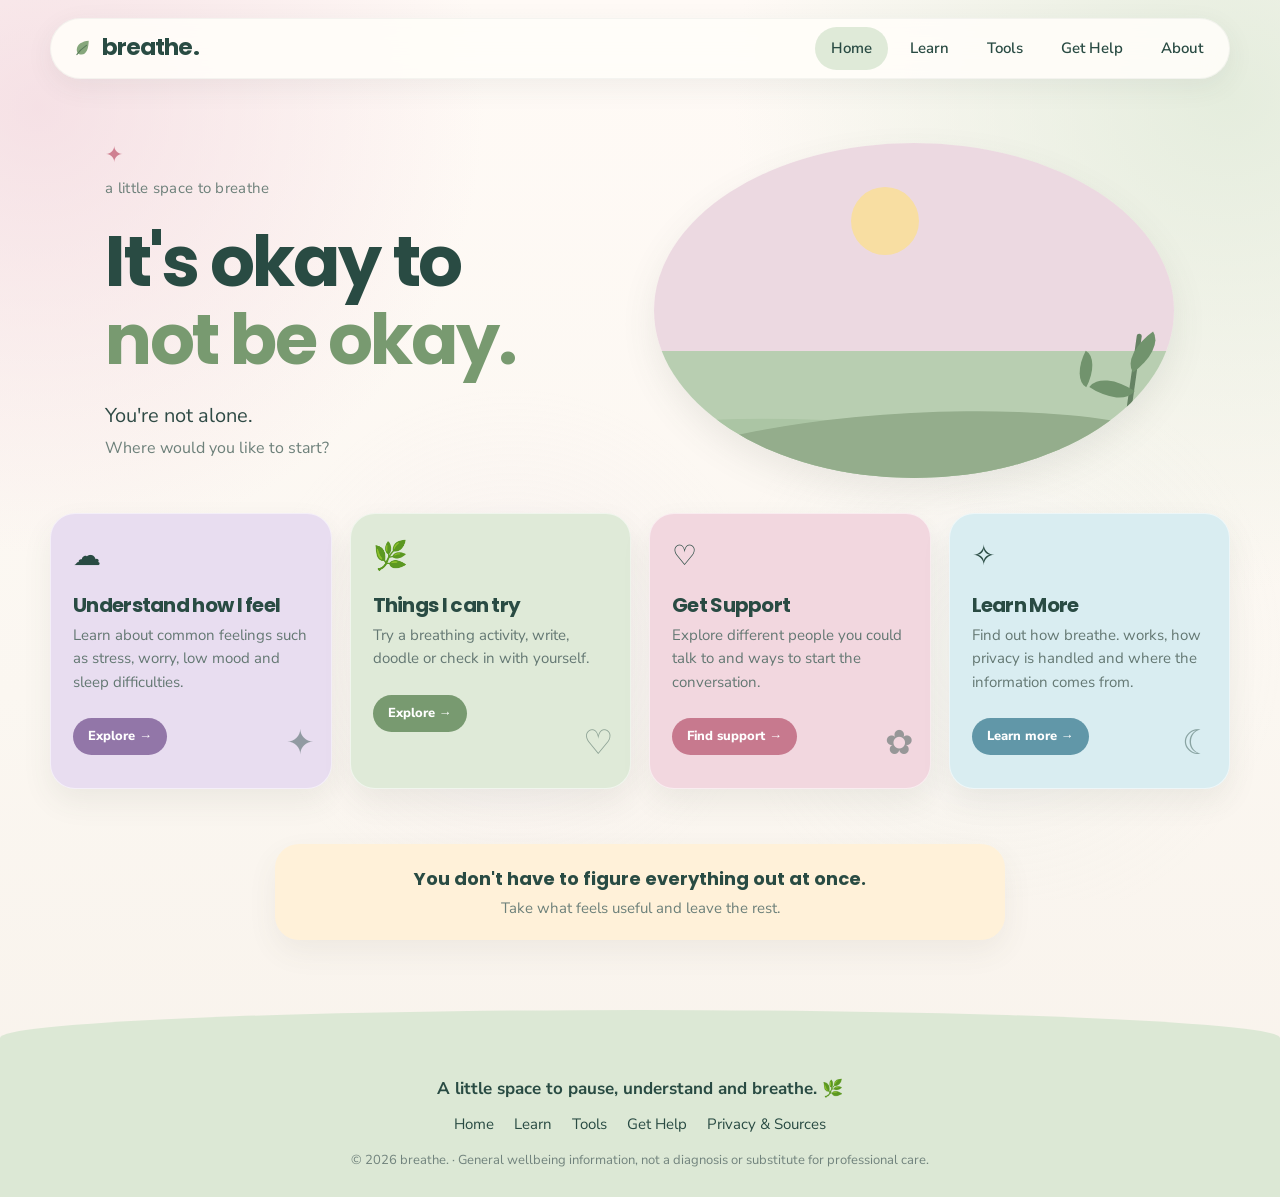
<file: index.html>
<!DOCTYPE html>
<html lang="en">
<head>
  <meta charset="UTF-8">
  <meta name="viewport" content="width=device-width, initial-scale=1.0">
  <title>Home · breathe.</title>
  <meta name="description" content="breathe. is a calm mental wellbeing information and self-care website for teens.">
  <link rel="stylesheet" href="style.css">
  <script src="script.js" defer></script>
</head>
<body>

<header class="site-header">
  <nav class="navbar" aria-label="Main navigation">

    <a class="brand" href="index.html" aria-label="breathe. home">
      <svg class="brand-leaf" viewBox="0 0 32 32" aria-hidden="true">
        <path d="M25.8 5.4C16.2 6.2 8.9 10.5 8.4 18.1c-.3 4.6 2.8 7.8 7 7.5 7.4-.5 10.1-9.2 10.4-20.2Z"
          fill="#86a77c"/>
        <path d="M8.6 25.5c3.5-5.2 8-9.2 13.9-13.3"
          fill="none"
          stroke="#587b59"
          stroke-width="1.7"
          stroke-linecap="round"/>
      </svg>
      <span>breathe.</span>
    </a>

    <button class="menu-toggle" type="button" aria-label="Open menu" aria-expanded="false">
      <span>☰</span>
    </button>

    <div class="nav-links">
      <a data-page="home" href="index.html">Home</a>
      <a data-page="learn" href="learn.html">Learn</a>
      <a data-page="tools" href="tools.html">Tools</a>
      <a data-page="help" href="support.html">Get Help</a>
      <a data-page="about" href="about.html">About</a>
    </div>

  </nav>
</header>


<main>

  <section class="page-hero home-hero">

    <div class="hero-copy">

      <span class="spark" aria-hidden="true">✦</span>

      <p class="eyebrow">
        a little space to breathe
      </p>

      <h1 class="hero-title">
        It's okay to<br>
        <span class="soft">not be okay.</span>
      </h1>

      <p class="hero-sub">
        You're not alone.
      </p>

      <p class="hero-question">
        Where would you like to start?
      </p>

    </div>


    <div class="hero-art" aria-hidden="true">

      <div class="landscape">

        <span class="sun"></span>

        <span class="hill2"></span>
        <span class="hill1"></span>

        <span class="art-stem"></span>

        <span class="leaf a"></span>
        <span class="leaf b"></span>
        <span class="leaf c"></span>
        <span class="leaf d"></span>

      </div>

    </div>

  </section>


  <section class="home-cards" aria-label="Start here">

    <a class="home-card card-lilac" href="learn.html#stress">

      <div class="card-icon">☁</div>

      <h3>
        Understand how I feel
      </h3>

      <p>
        Learn about common feelings such as stress,
        worry, low mood and sleep difficulties.
      </p>

      <span class="card-button lilac-btn">
        Explore →
      </span>

      <span class="card-deco">✦</span>

    </a>


    <a class="home-card card-sage" href="tools.html">

      <div class="card-icon">🌿</div>

      <h3>
        Things I can try
      </h3>

      <p>
        Try a breathing activity, write,
        doodle or check in with yourself.
      </p>

      <span class="card-button sage-btn">
        Explore →
      </span>

      <span class="card-deco">♡</span>

    </a>


    <a class="home-card card-pink" href="support.html">

      <div class="card-icon">♡</div>

      <h3>
        Get Support
      </h3>

      <p>
        Explore different people you could talk to
        and ways to start the conversation.
      </p>

      <span class="card-button pink-btn">
        Find support →
      </span>

      <span class="card-deco">✿</span>

    </a>


    <a class="home-card card-blue" href="about.html">

      <div class="card-icon">✧</div>

      <h3>
        Learn More
      </h3>

      <p>
        Find out how breathe. works, how privacy
        is handled and where the information comes from.
      </p>

      <span class="card-button blue-btn">
        Learn more →
      </span>

      <span class="card-deco">☾</span>

    </a>

  </section>


  <div class="reassurance">

    <strong>
      You don't have to figure everything out at once.
    </strong>

    <p>
      Take what feels useful and leave the rest.
    </p>

  </div>

</main>


<footer class="wave-footer">

  <div class="footer-inner">

    <p class="footer-lead">
      A little space to pause, understand and breathe. 🌿
    </p>

    <div class="footer-links">

      <a href="index.html">Home</a>
      <a href="learn.html">Learn</a>
      <a href="tools.html">Tools</a>
      <a href="support.html">Get Help</a>
      <a href="about.html">Privacy &amp; Sources</a>

    </div>

    <p class="footer-small">
      © <span class="year"></span> breathe.
      · General wellbeing information,
      not a diagnosis or substitute for professional care.
    </p>

  </div>

</footer>

</body>
</html>
</file>
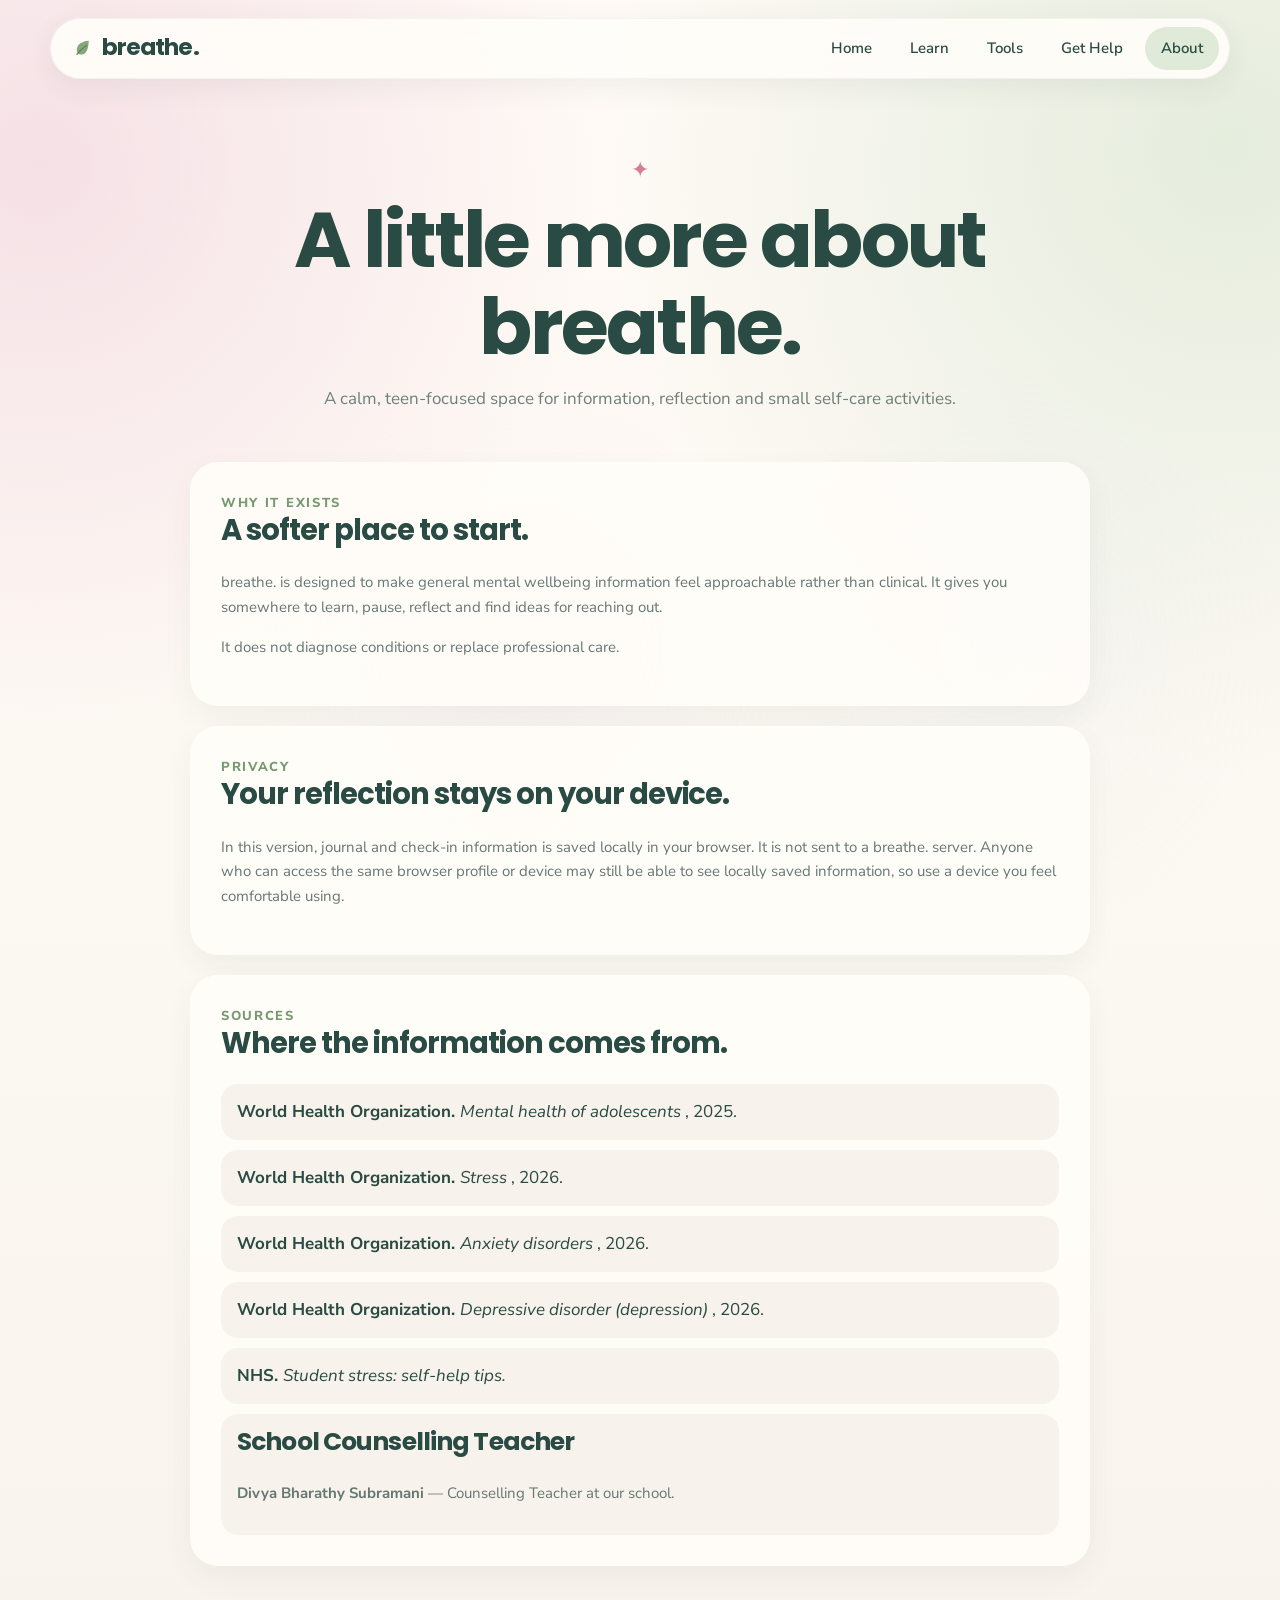
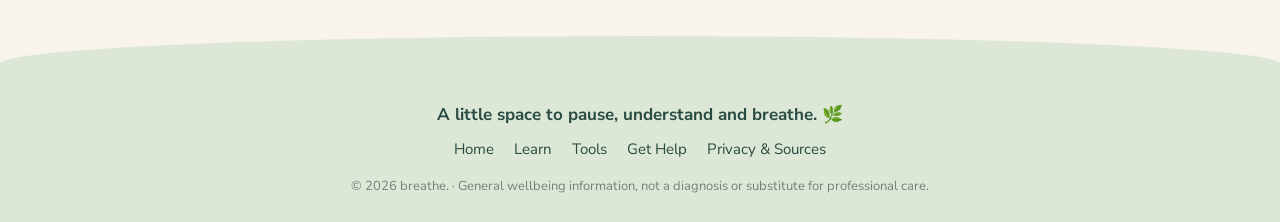
<file: about.html>
<!DOCTYPE html>
<html lang="en">
<head>

  <meta charset="UTF-8">

  <meta name="viewport"
        content="width=device-width, initial-scale=1.0">

  <title>About · breathe.</title>

  <meta name="description"
        content="Learn about breathe., privacy and sources.">

  <link rel="stylesheet" href="style.css">

  <script src="script.js" defer></script>

</head>


<body>


<header class="site-header">

  <nav class="navbar" aria-label="Main navigation">


    <a
      class="brand"
      href="index.html"
      aria-label="breathe. home">

      <svg
        class="brand-leaf"
        viewBox="0 0 32 32"
        aria-hidden="true">

        <path
          d="M25.8 5.4C16.2 6.2 8.9 10.5 8.4 18.1c-.3 4.6 2.8 7.8 7 7.5 7.4-.5 10.1-9.2 10.4-20.2Z"
          fill="#86a77c"/>

        <path
          d="M8.6 25.5c3.5-5.2 8-9.2 13.9-13.3"
          fill="none"
          stroke="#587b59"
          stroke-width="1.7"
          stroke-linecap="round"/>

      </svg>

      <span>breathe.</span>

    </a>


    <button
      class="menu-toggle"
      type="button"
      aria-label="Open menu"
      aria-expanded="false">

      <span>☰</span>

    </button>


    <div class="nav-links">

      <a data-page="home" href="index.html">
        Home
      </a>

      <a data-page="learn" href="learn.html">
        Learn
      </a>

      <a data-page="tools" href="tools.html">
        Tools
      </a>

      <a data-page="help" href="support.html">
        Get Help
      </a>

      <a data-page="about" href="about.html">
        About
      </a>

    </div>

  </nav>

</header>



<main>


<section class="inner-hero">

  <span class="spark" aria-hidden="true">
    ✦
  </span>

  <h1>
    A little more about<br>
    breathe.
  </h1>

  <p>
    A calm, teen-focused space for information,
    reflection and small self-care activities.
  </p>

</section>



<section class="about-content">


  <article class="about-block">

    <div class="tool-label">
      WHY IT EXISTS
    </div>

    <h2>
      A softer place to start.
    </h2>

    <p>
      breathe. is designed to make general mental
      wellbeing information feel approachable rather
      than clinical. It gives you somewhere to learn,
      pause, reflect and find ideas for reaching out.
    </p>

    <p>
      It does not diagnose conditions or replace
      professional care.
    </p>

  </article>



  <article class="about-block">

    <div class="tool-label">
      PRIVACY
    </div>

    <h2>
      Your reflection stays on your device.
    </h2>

    <p>
      In this version, journal and check-in information
      is saved locally in your browser. It is not sent
      to a breathe. server.
      Anyone who can access the same browser profile
      or device may still be able to see locally saved
      information, so use a device you feel comfortable using.
    </p>

  </article>



  <article class="about-block">

    <div class="tool-label">
      SOURCES
    </div>

    <h2>
      Where the information comes from.
    </h2>


    <div class="source-list">

      <div class="source-item">

        <strong>
          World Health Organization.
        </strong>

        <em>
          Mental health of adolescents
        </em>,
        2025.

      </div>


      <div class="source-item">

        <strong>
          World Health Organization.
        </strong>

        <em>
          Stress
        </em>,
        2026.

      </div>


      <div class="source-item">

        <strong>
          World Health Organization.
        </strong>

        <em>
          Anxiety disorders
        </em>,
        2026.

      </div>


      <div class="source-item">

        <strong>
          World Health Organization.
        </strong>

        <em>
          Depressive disorder (depression)
        </em>,
        2026.

      </div>


      <div class="source-item">

        <strong>
          NHS.
        </strong>

        <em>
          Student stress: self-help tips.
        </em>

      </div>

<div class="source-item">
    <h3>School Counselling Teacher</h3>
    <p>
        <strong>Divya Bharathy Subramani</strong> — Counselling Teacher at our school.
    </p>
</div>

    </div>

  </article>


</section>

</main>



<footer class="wave-footer">

  <div class="footer-inner">

    <p class="footer-lead">
      A little space to pause, understand and breathe. 🌿
    </p>

    <div class="footer-links">

      <a href="index.html">Home</a>
      <a href="learn.html">Learn</a>
      <a href="tools.html">Tools</a>
      <a href="support.html">Get Help</a>
      <a href="about.html">Privacy &amp; Sources</a>

    </div>

    <p class="footer-small">
      © <span class="year"></span> breathe.
      · General wellbeing information,
      not a diagnosis or substitute for professional care.
    </p>

  </div>

</footer>


</body>
</html>
</file>
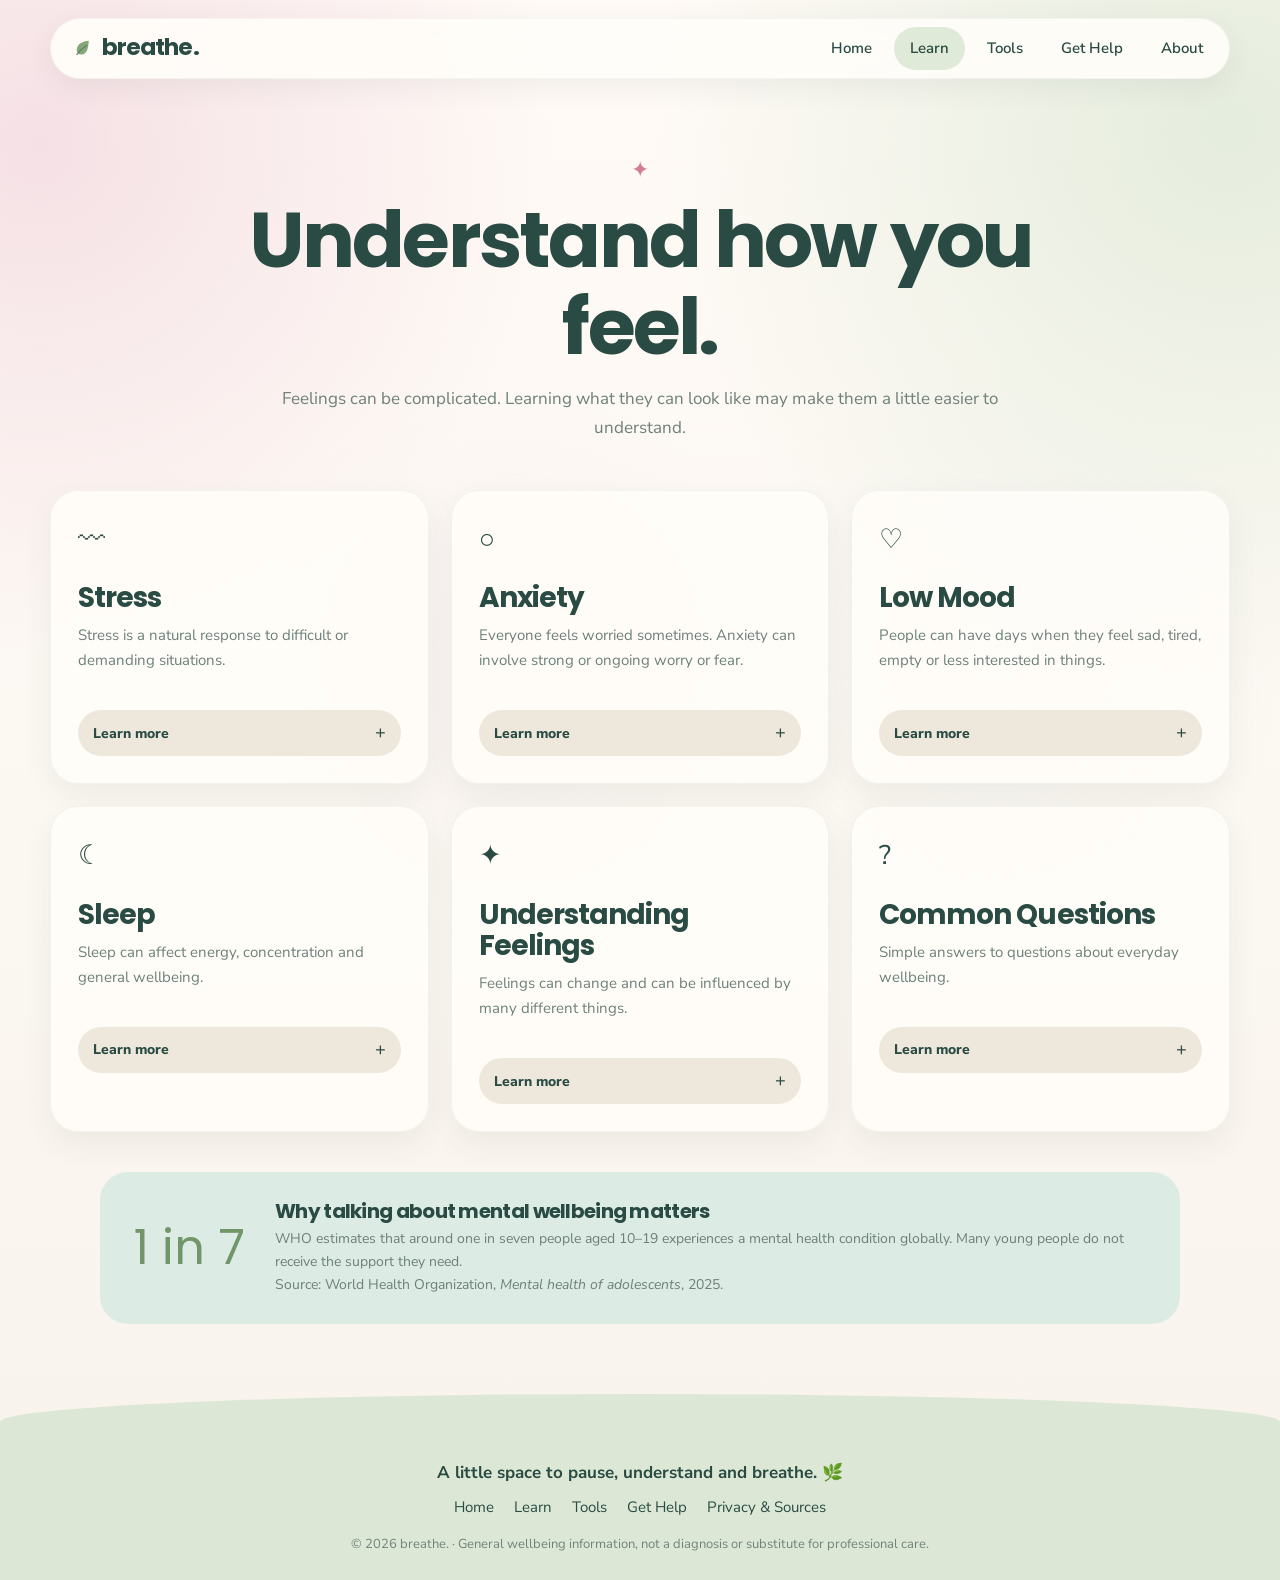
<file: learn.html>
<!DOCTYPE html>
<html lang="en">
<head>
  <meta charset="UTF-8">
  <meta name="viewport" content="width=device-width, initial-scale=1.0">

  <title>Learn · breathe.</title>

  <meta name="description"
        content="Learn about common feelings and everyday mental wellbeing.">

  <link rel="stylesheet" href="style.css">
  <script src="script.js" defer></script>
</head>

<body>

<header class="site-header">

  <nav class="navbar" aria-label="Main navigation">

    <a class="brand" href="index.html" aria-label="breathe. home">

      <svg class="brand-leaf" viewBox="0 0 32 32" aria-hidden="true">

        <path
          d="M25.8 5.4C16.2 6.2 8.9 10.5 8.4 18.1c-.3 4.6 2.8 7.8 7 7.5 7.4-.5 10.1-9.2 10.4-20.2Z"
          fill="#86a77c"/>

        <path
          d="M8.6 25.5c3.5-5.2 8-9.2 13.9-13.3"
          fill="none"
          stroke="#587b59"
          stroke-width="1.7"
          stroke-linecap="round"/>

      </svg>

      <span>breathe.</span>

    </a>


    <button
      class="menu-toggle"
      type="button"
      aria-label="Open menu"
      aria-expanded="false">

      <span>☰</span>

    </button>


    <div class="nav-links">

      <a data-page="home" href="index.html">Home</a>

      <a data-page="learn" href="learn.html">Learn</a>

      <a data-page="tools" href="tools.html">Tools</a>

      <a data-page="help" href="support.html">Get Help</a>

      <a data-page="about" href="about.html">About</a>

    </div>

  </nav>

</header>


<main>

  <section class="inner-hero">

    <span class="spark" aria-hidden="true">✦</span>

    <h1>
      Understand how you<br>
      feel.
    </h1>

    <p>
      Feelings can be complicated.
      Learning what they can look like may make
      them a little easier to understand.
    </p>

  </section>


  <section class="learn-grid">


    <article class="info-card" id="stress">

      <div class="info-icon">
        〰
      </div>

      <h2>
        Stress
      </h2>

      <p>
        Stress is a natural response to difficult
        or demanding situations.
      </p>

      <button
        class="accordion-trigger"
        type="button"
        aria-expanded="false">

        Learn more

        <span class="plus">
          +
        </span>

      </button>

      <div class="accordion-content" hidden>

        <p>
          You might notice tension, difficulty relaxing,
          trouble concentrating or changes in sleep when
          life feels demanding.
        </p>

        <p>
          Small pauses, breaking a task into steps and
          talking to someone you trust can be useful
          places to start as well as adding it with helpful
          hobbies that makes you feel relaxed.
        </p>

      </div>

    </article>


    <article class="info-card" id="anxiety">

      <div class="info-icon">
        ○
      </div>

      <h2>
        Anxiety
      </h2>

      <p>
        Everyone feels worried sometimes.
        Anxiety can involve strong or ongoing worry or fear.
      </p>

      <button
        class="accordion-trigger"
        type="button"
        aria-expanded="false">

        Learn more

        <span class="plus">
          +
        </span>

      </button>

      <div class="accordion-content" hidden>

        <p>
          Feeling anxious sometimes is part of being human.
          When worry becomes intense, ongoing or starts getting
          in the way of everyday life,if you have really strong 
          feelings you should talk to a trusted adult or professional.
        </p>

      </div>

    </article>


    <article class="info-card" id="low-mood">

      <div class="info-icon">
        ♡
      </div>

      <h2>
        Low Mood
      </h2>

      <p>
        People can have days when they feel sad,
        tired, empty or less interested in things.
      </p>

      <button
        class="accordion-trigger"
        type="button"
        aria-expanded="false">

        Learn more

        <span class="plus">
          +
        </span>

      </button>

      <div class="accordion-content" hidden>

        <p>
          Mood can change for lots of reasons.
          If low mood lasts, feels difficult to manage
          or starts affecting school, relationships, sleep
          or everyday activities reach out for support
          because it can help, and adding it with other
          activities that relax you could help you with 
          your mood.
        </p>

      </div>

    </article>


    <article class="info-card" id="sleep">

      <div class="info-icon">
        ☾
      </div>

      <h2>
        Sleep
      </h2>

      <p>
        Sleep can affect energy, concentration
        and general wellbeing.
      </p>

      <button
        class="accordion-trigger"
        type="button"
        aria-expanded="false">

        Learn more

        <span class="plus">
          +
        </span>

      </button>

      <div class="accordion-content" hidden>

        <p>
          A regular wind-down routine can make it easier
          to give your mind a break. Keeping a consistent
          sleep schedule and making some time to relax
          before bed may be useful.
        </p>

      </div>

    </article>


    <article class="info-card" id="feelings">

      <div class="info-icon">
        ✦
      </div>

      <h2>
        Understanding Feelings
      </h2>

      <p>
        Feelings can change and can be influenced
        by many different things.
      </p>

      <button
        class="accordion-trigger"
        type="button"
        aria-expanded="false">

        Learn more

        <span class="plus">
          +
        </span>

      </button>

      <div class="accordion-content" hidden>

        <p>
          You do not have to find the perfect word for
          how you feel. Try noticing what happened,
          what you are feeling, and what you might need
          right now.
        </p>

      </div>

    </article>


    <article class="info-card" id="questions">

      <div class="info-icon">
        ?
      </div>

      <h2>
        Common Questions
      </h2>

      <p>
        Simple answers to questions about
        everyday wellbeing.
      </p>

      <button
        class="accordion-trigger"
        type="button"
        aria-expanded="false">

        Learn more

        <span class="plus">
          +
        </span>

      </button>

      <div class="accordion-content" hidden>

        <p>
          <strong>
            Do I need to know what is wrong?
          </strong>
          No. You can ask for support even when
          you are not sure what you are feeling.
        </p>

        <p>
          <strong>
            Does breathe. diagnose me?
          </strong>
          No. This website provides general information
          and self-care ideas, not diagnosis.
        </p>

      </div>

    </article>


  </section>


  <section class="source-strip">

    <div class="source-big">
      1 in 7
    </div>

    <div>

      <h3>
        Why talking about mental wellbeing matters
      </h3>

      <p>
        WHO estimates that around one in seven people
        aged 10–19 experiences a mental health condition
        globally. Many young people do not receive the
        support they need.
      </p>

      <p>
        Source: World Health Organization,
        <em>Mental health of adolescents</em>, 2025.
      </p>

    </div>

  </section>

</main>


<footer class="wave-footer">

  <div class="footer-inner">

    <p class="footer-lead">
      A little space to pause, understand and breathe. 🌿
    </p>

    <div class="footer-links">

      <a href="index.html">Home</a>
      <a href="learn.html">Learn</a>
      <a href="tools.html">Tools</a>
      <a href="support.html">Get Help</a>
      <a href="about.html">Privacy &amp; Sources</a>

    </div>

    <p class="footer-small">
      © <span class="year"></span> breathe.
      · General wellbeing information,
      not a diagnosis or substitute for professional care.
    </p>

  </div>

</footer>

</body>
</html>
</file>
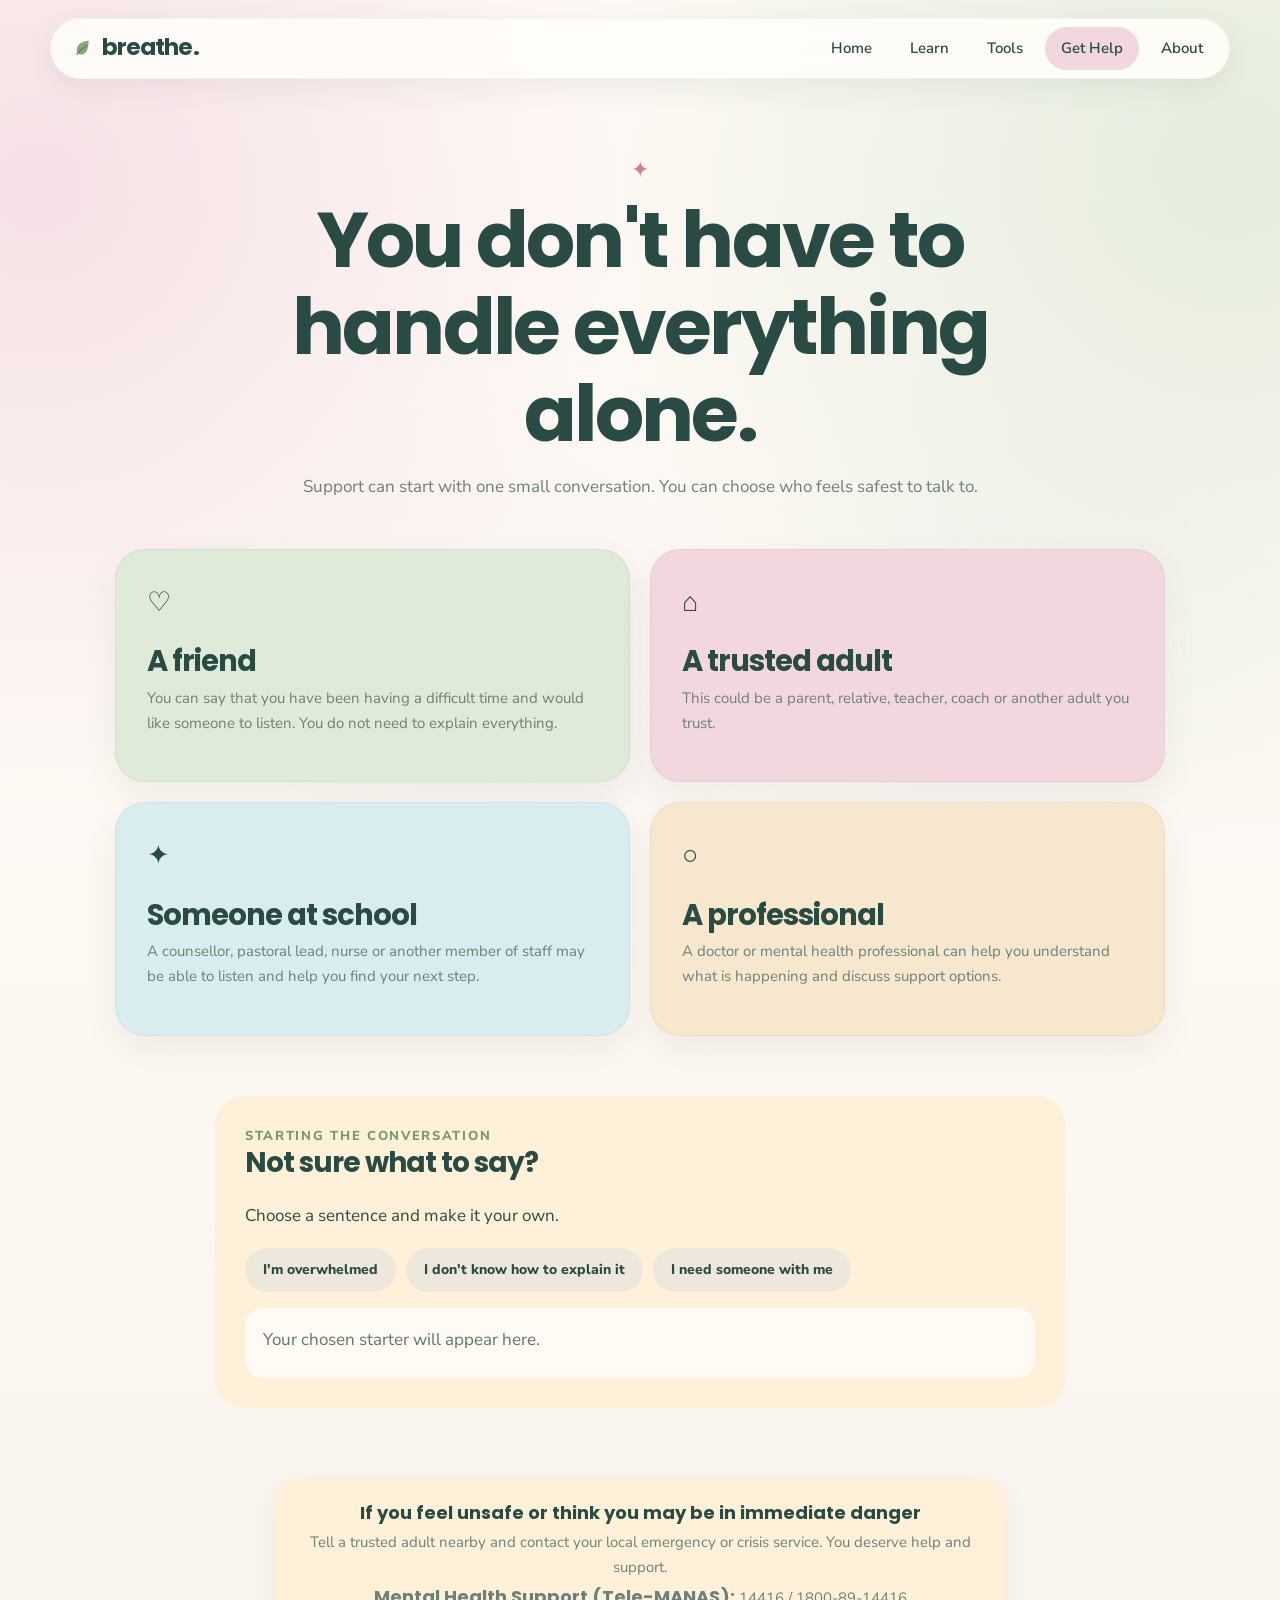
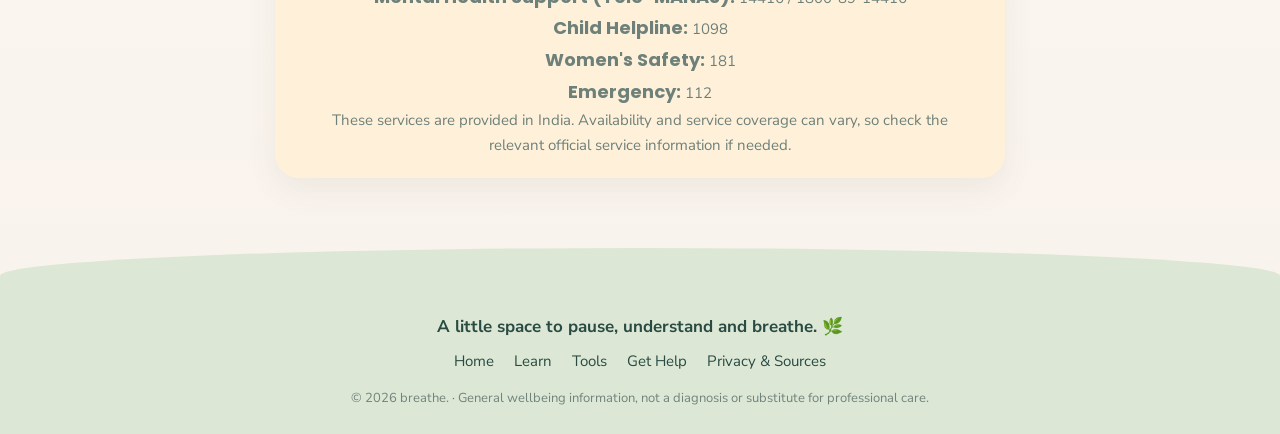
<file: support.html>
<!DOCTYPE html>
<html lang="en">
<head>

  <meta charset="UTF-8">

  <meta name="viewport"
        content="width=device-width, initial-scale=1.0">

  <title>Get Help · breathe.</title>

  <meta name="description"
        content="Explore different ways to ask for support.">

  <link rel="stylesheet" href="style.css">

  <script src="script.js" defer></script>

</head>


<body>


<header class="site-header">

  <nav class="navbar" aria-label="Main navigation">


    <a
      class="brand"
      href="index.html"
      aria-label="breathe. home">

      <svg
        class="brand-leaf"
        viewBox="0 0 32 32"
        aria-hidden="true">

        <path
          d="M25.8 5.4C16.2 6.2 8.9 10.5 8.4 18.1c-.3 4.6 2.8 7.8 7 7.5 7.4-.5 10.1-9.2 10.4-20.2Z"
          fill="#86a77c"/>

        <path
          d="M8.6 25.5c3.5-5.2 8-9.2 13.9-13.3"
          fill="none"
          stroke="#587b59"
          stroke-width="1.7"
          stroke-linecap="round"/>

      </svg>

      <span>breathe.</span>

    </a>


    <button
      class="menu-toggle"
      type="button"
      aria-label="Open menu"
      aria-expanded="false">

      <span>☰</span>

    </button>


    <div class="nav-links">

      <a data-page="home" href="index.html">
        Home
      </a>

      <a data-page="learn" href="learn.html">
        Learn
      </a>

      <a data-page="tools" href="tools.html">
        Tools
      </a>

      <a data-page="help" href="support.html">
        Get Help
      </a>

      <a data-page="about" href="about.html">
        About
      </a>

    </div>

  </nav>

</header>



<main>


<section class="inner-hero">

  <span class="spark" aria-hidden="true">
    ✦
  </span>

  <h1>
    You don't have to<br>
    handle everything alone.
  </h1>

  <p>
    Support can start with one small conversation.
    You can choose who feels safest to talk to.
  </p>

</section>



<section class="support-grid">


  <article class="tool-card path-card sage">

    <div class="info-icon">
      ♡
    </div>

    <h2>
      A friend
    </h2>

    <p>
      You can say that you have been having
      a difficult time and would like someone
      to listen. You do not need to explain everything.
    </p>

  </article>


  <article class="tool-card path-card pink">

    <div class="info-icon">
      ⌂
    </div>

    <h2>
      A trusted adult
    </h2>

    <p>
      This could be a parent, relative, teacher,
      coach or another adult you trust.
    </p>

  </article>


  <article class="tool-card path-card blue">

    <div class="info-icon">
      ✦
    </div>

    <h2>
      Someone at school
    </h2>

    <p>
      A counsellor, pastoral lead, nurse or
      another member of staff may be able to
      listen and help you find your next step.
    </p>

  </article>


  <article class="tool-card path-card peach">

    <div class="info-icon">
      ○
    </div>

    <h2>
      A professional
    </h2>

    <p>
      A doctor or mental health professional
      can help you understand what is happening
      and discuss support options.
    </p>

  </article>


</section>



<section class="script-box">

  <div class="tool-label">
    STARTING THE CONVERSATION
  </div>

  <h2>
    Not sure what to say?
  </h2>

  <p>
    Choose a sentence and make it your own.
  </p>


  <div class="tool-actions">


    <button
      class="btn btn-soft script-btn"
      type="button"
      data-script="I've been feeling a bit overwhelmed lately. Could I talk to you?">

      I'm overwhelmed

    </button>


    <button
      class="btn btn-soft script-btn"
      type="button"
      data-script="I don't really know how to explain it, but I haven't been feeling like myself.">

      I don't know how to explain it

    </button>


    <button
      class="btn btn-soft script-btn"
      type="button"
      data-script="Could you stay with me while I figure out what I need?">

      I need someone with me

    </button>


  </div>


  <div
    class="script-output"
    id="scriptOutput"
    aria-live="polite">

    Your chosen starter will appear here.

  </div>

</section>



<section
  class="reassurance"
  style="margin-bottom:70px;">

  <strong>
    If you feel unsafe or think you may be in immediate danger
  </strong>

  <p>
    Tell a trusted adult nearby and contact your local
    emergency or crisis service. You deserve help and support.
</p>

<div class="helpline-list">
    <p><strong>Mental Health Support (Tele-MANAS):</strong> 14416 / 1800-89-14416</p>
    <p><strong>Child Helpline:</strong> 1098</p>
    <p><strong>Women's Safety:</strong> 181</p>
    <p><strong>Emergency:</strong> 112</p>
</div>

<p class="small-note">
    These services are provided in India. Availability and service coverage
    can vary, so check the relevant official service information if needed.
</p>

</section>


</main>



<footer class="wave-footer">

  <div class="footer-inner">

    <p class="footer-lead">
      A little space to pause, understand and breathe. 🌿
    </p>

    <div class="footer-links">

      <a href="index.html">Home</a>
      <a href="learn.html">Learn</a>
      <a href="tools.html">Tools</a>
      <a href="support.html">Get Help</a>
      <a href="about.html">Privacy &amp; Sources</a>

    </div>

    <p class="footer-small">
      © <span class="year"></span> breathe.
      · General wellbeing information,
      not a diagnosis or substitute for professional care.
    </p>

  </div>

</footer>


</body>
</html>
</file>
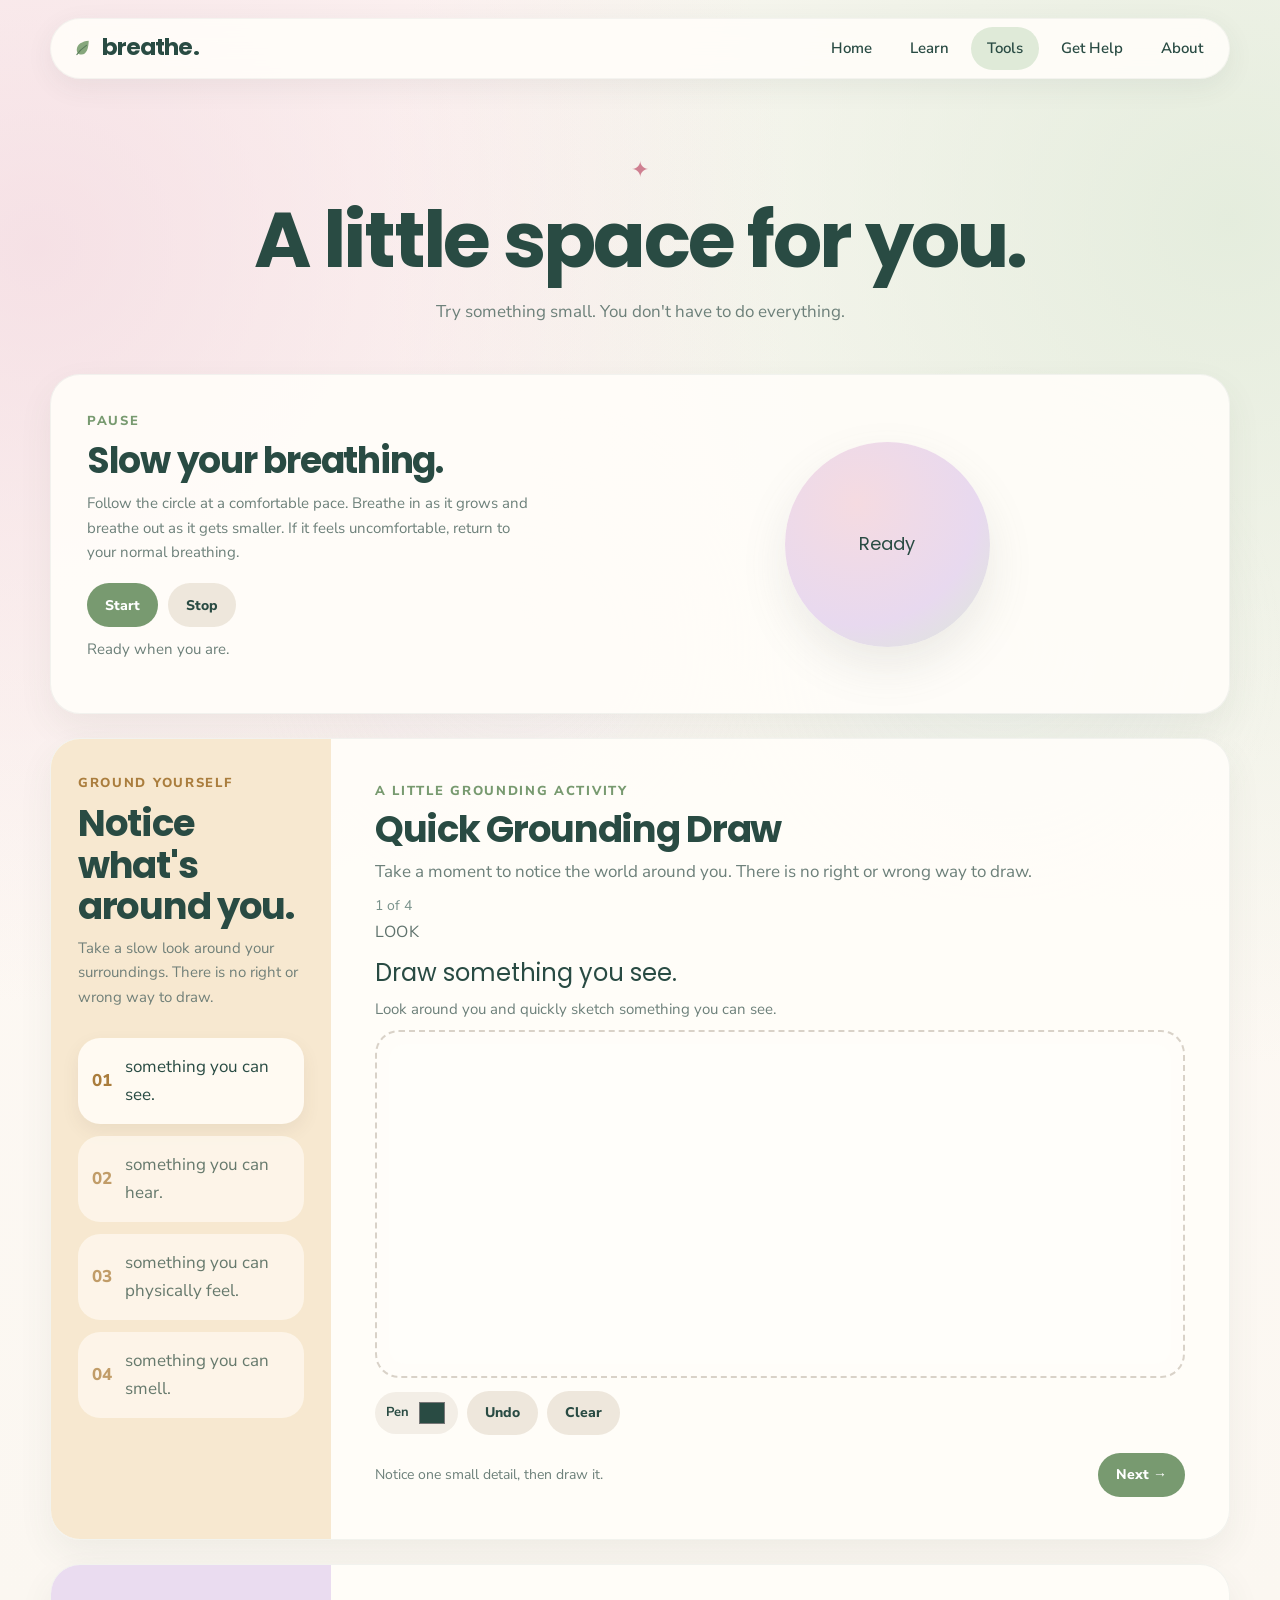
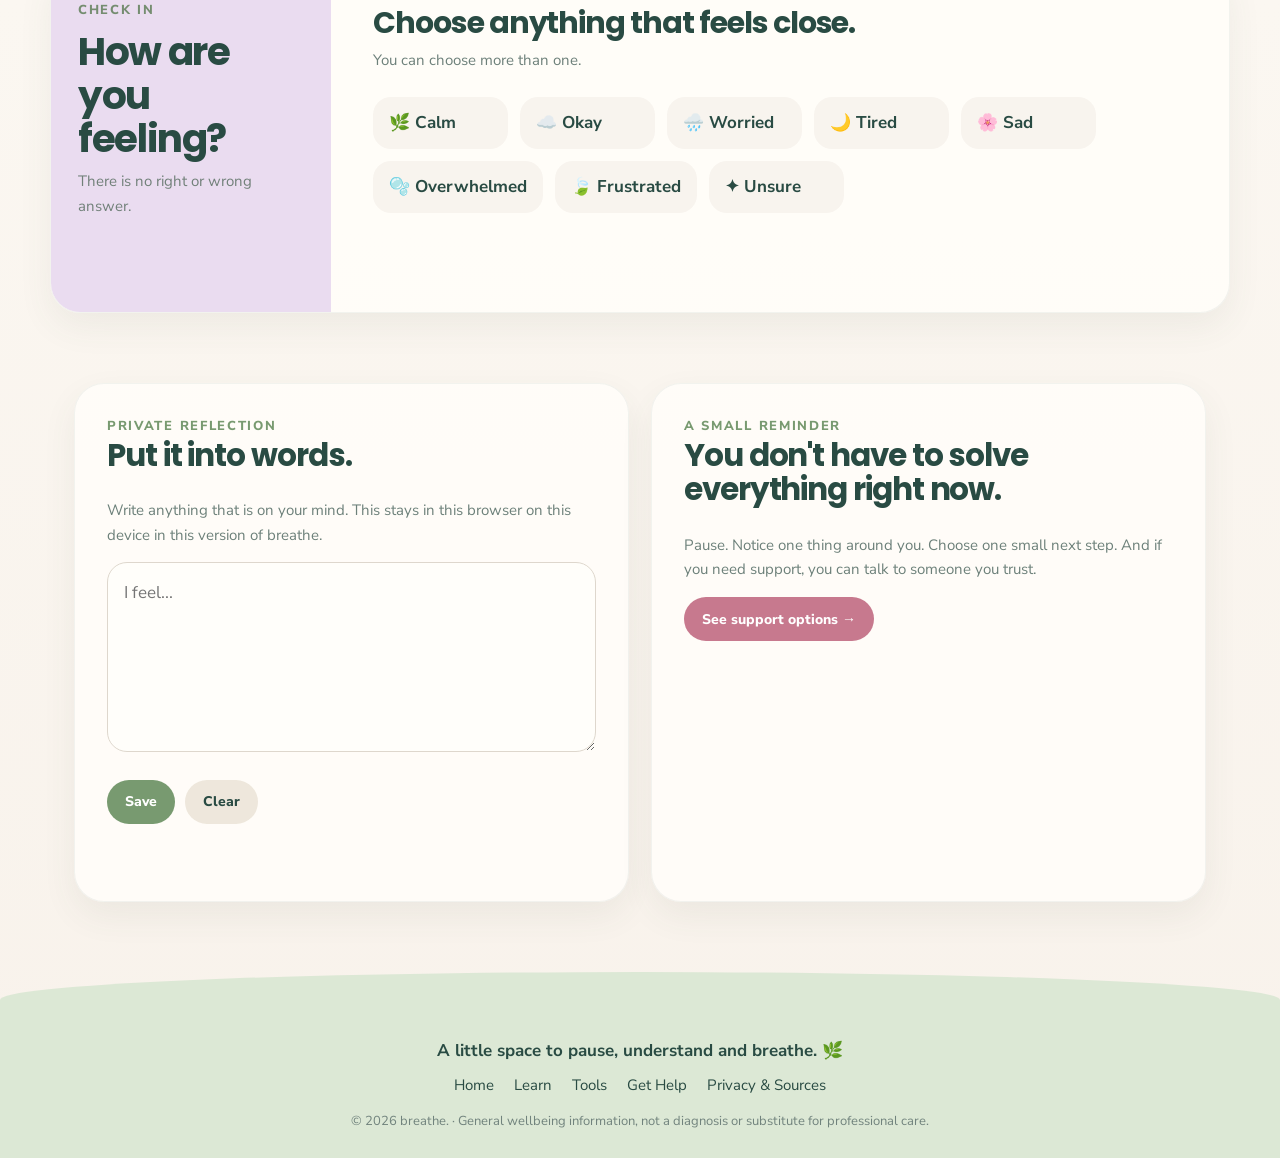
<file: tools.html>
<!DOCTYPE html>
<html lang="en">
<head>

  <meta charset="UTF-8">

  <meta name="viewport"
        content="width=device-width, initial-scale=1.0">

  <title>Tools · breathe.</title>

  <meta name="description"
        content="Small self-care and grounding activities from breathe.">

  <link rel="stylesheet" href="style.css">

  <script src="script.js" defer></script>

</head>


<body>


<header class="site-header">

  <nav class="navbar" aria-label="Main navigation">

    <a class="brand"
       href="index.html"
       aria-label="breathe. home">

      <svg class="brand-leaf"
           viewBox="0 0 32 32"
           aria-hidden="true">

        <path
          d="M25.8 5.4C16.2 6.2 8.9 10.5 8.4 18.1c-.3 4.6 2.8 7.8 7 7.5 7.4-.5 10.1-9.2 10.4-20.2Z"
          fill="#86a77c"/>

        <path
          d="M8.6 25.5c3.5-5.2 8-9.2 13.9-13.3"
          fill="none"
          stroke="#587b59"
          stroke-width="1.7"
          stroke-linecap="round"/>

      </svg>

      <span>breathe.</span>

    </a>


    <button
      class="menu-toggle"
      type="button"
      aria-label="Open menu"
      aria-expanded="false">

      <span>☰</span>

    </button>


    <div class="nav-links">

      <a data-page="home" href="index.html">
        Home
      </a>

      <a data-page="learn" href="learn.html">
        Learn
      </a>

      <a data-page="tools" href="tools.html">
        Tools
      </a>

      <a data-page="help" href="support.html">
        Get Help
      </a>

      <a data-page="about" href="about.html">
        About
      </a>

    </div>

  </nav>

</header>



<main>


<section class="inner-hero">

  <span class="spark" aria-hidden="true">
    ✦
  </span>

  <h1>
    A little space for you.
  </h1>

  <p>
    Try something small.
    You don't have to do everything.
  </p>

</section>



<!-- BREATHING -->

<section class="tools-wrap">

  <article class="tool-card breathe-tool">

    <div class="tool-copy">

      <div class="tool-label">
        PAUSE
      </div>

      <h2>
        Slow your breathing.
      </h2>

      <p>
        Follow the circle at a comfortable pace.
        Breathe in as it grows and breathe out as
        it gets smaller.
        If it feels uncomfortable, return to your
        normal breathing.
      </p>

      <div class="tool-actions">

        <button
          class="btn btn-primary"
          id="breathStart"
          type="button">
          Start
        </button>

        <button
          class="btn btn-soft"
          id="breathStop"
          type="button">
          Stop
        </button>

      </div>

      <p
        class="status"
        id="breathStatus"
        aria-live="polite">
        Ready when you are.
      </p>

    </div>


    <div class="breath-orb-wrap">

      <div
        class="breath-orb"
        id="breathOrb">

        <span id="breathPhase">
          Ready
        </span>

      </div>

    </div>

  </article>



<!-- QUICK GROUNDING DRAW -->

  <article class="tool-card grounding">


    <aside class="grounding-sidebar">

      <div class="tool-label">
        GROUND YOURSELF
      </div>

      <h2>
        Notice what's around you.
      </h2>

      <p>
        Take a slow look around your surroundings.
        There is no right or wrong way to draw.
      </p>


      <div class="step-list">


        <button
          class="step-pill active"
          type="button"
          data-step="0">

          <span class="step-number">
            01
          </span>

          <span>
            something you can see.
          </span>

        </button>


        <button
          class="step-pill"
          type="button"
          data-step="1">

          <span class="step-number">
            02
          </span>

          <span>
            something you can hear.
          </span>

        </button>


        <button
          class="step-pill"
          type="button"
          data-step="2">

          <span class="step-number">
            03
          </span>

          <span>
            something you can physically feel.
          </span>

        </button>


        <button
          class="step-pill"
          type="button"
          data-step="3">

          <span class="step-number">
            04
          </span>

          <span>
            something you can smell.
          </span>

        </button>


      </div>

    </aside>



    <div class="grounding-main">

      <div class="tool-label">
        A LITTLE GROUNDING ACTIVITY
      </div>

      <h2>
        Quick Grounding Draw
      </h2>

      <p>
        Take a moment to notice the world around you.
        There is no right or wrong way to draw.
      </p>


      <div
        class="stage-meta"
        id="stageMeta">
        1 of 4
      </div>


      <div
        class="stage-name"
        id="stageName">
        LOOK
      </div>


      <div
        class="draw-prompt"
        id="drawPrompt">

        Draw something you see.

      </div>


      <p
        class="draw-help"
        id="drawHelp">

        Look around you and quickly sketch
        something you can see.

      </p>


      <div class="canvas-wrap">

        <canvas
          id="groundingCanvas"
          width="1100"
          height="500"
          aria-label="Drawing area for the grounding activity">
        </canvas>

      </div>


      <div class="draw-controls">


        <label class="color-label">

          Pen

          <input
            id="penColor"
            type="color"
            value="#294b43">

        </label>


        <button
          class="btn btn-soft"
          id="undoDraw"
          type="button">

          Undo

        </button>


        <button
          class="btn btn-soft"
          id="clearDraw"
          type="button">

          Clear

        </button>


      </div>


      <div class="grounding-next">

        <p id="groundingHint">
          Notice one small detail, then draw it.
        </p>

        <button
          class="btn btn-primary"
          id="nextGrounding"
          type="button">

          Next →

        </button>

      </div>


      <div
        class="checkin-jump"
        id="checkinJump">

        <p>
          You've finished the four little noticing
          steps. Scroll down and check in with yourself.
        </p>

        <button
          class="btn btn-primary"
          id="goCheckin"
          type="button">

          Check in ↓

        </button>

      </div>

    </div>

  </article>



<!-- CHECK IN -->

  <article
    class="tool-card checkin"
    id="checkin">


    <aside class="checkin-sidebar">

      <div class="tool-label">
        CHECK IN
      </div>

      <h2>
        How are you feeling?
      </h2>

      <p>
        There is no right or wrong answer.
      </p>

    </aside>


    <div class="moods">

      <h2>
        Choose anything that feels close.
      </h2>

      <p>
        You can choose more than one.
      </p>


      <div class="mood-grid">


        <button
          class="mood"
          type="button"
          data-mood="Calm">

          🌿 Calm

        </button>


        <button
          class="mood"
          type="button"
          data-mood="Okay">

          ☁️ Okay

        </button>


        <button
          class="mood"
          type="button"
          data-mood="Worried">

          🌧️ Worried

        </button>


        <button
          class="mood"
          type="button"
          data-mood="Tired">

          🌙 Tired

        </button>


        <button
          class="mood"
          type="button"
          data-mood="Sad">

          🌸 Sad

        </button>


        <button
          class="mood"
          type="button"
          data-mood="Overwhelmed">

          🫧 Overwhelmed

        </button>


        <button
          class="mood"
          type="button"
          data-mood="Frustrated">

          🍃 Frustrated

        </button>


        <button
          class="mood"
          type="button"
          data-mood="Unsure">

          ✦ Unsure

        </button>


      </div>


      <p
        class="mood-status"
        id="moodStatus"
        aria-live="polite">
      </p>

    </div>

  </article>



<!-- JOURNAL -->

  <div class="journal-grid">


    <article class="tool-card journal-card">

      <div class="tool-label">
        PRIVATE REFLECTION
      </div>

      <h2>
        Put it into words.
      </h2>

      <p>
        Write anything that is on your mind.
        This stays in this browser on this device
        in this version of breathe.
      </p>


      <textarea
        id="journal"
        aria-label="Private reflection"
        placeholder="I feel...">
      </textarea>


      <div class="tool-actions">

        <button
          class="btn btn-primary"
          id="saveJournal"
          type="button">

          Save

        </button>


        <button
          class="btn btn-soft"
          id="clearJournal"
          type="button">

          Clear

        </button>

      </div>


      <p
        class="status"
        id="journalStatus"
        aria-live="polite">
      </p>

    </article>



    <article class="tool-card journal-card">

      <div class="tool-label">
        A SMALL REMINDER
      </div>

      <h2>
        You don't have to solve everything right now.
      </h2>

      <p>
        Pause. Notice one thing around you.
        Choose one small next step.
        And if you need support, you can talk
        to someone you trust.
      </p>


      <a
        class="btn btn-pink"
        href="support.html">

        See support options →

      </a>

    </article>


  </div>

</section>

</main>



<footer class="wave-footer">

  <div class="footer-inner">

    <p class="footer-lead">
      A little space to pause, understand and breathe. 🌿
    </p>

    <div class="footer-links">

      <a href="index.html">Home</a>
      <a href="learn.html">Learn</a>
      <a href="tools.html">Tools</a>
      <a href="support.html">Get Help</a>
      <a href="about.html">Privacy &amp; Sources</a>

    </div>

    <p class="footer-small">
      © <span class="year"></span> breathe.
      · General wellbeing information,
      not a diagnosis or substitute for professional care.
    </p>

  </div>

</footer>


</body>
</html>
</file>
<file: style.css>
@import url('https://fonts.googleapis.com/css2?family=Nunito+Sans:wght@400;500;600;700;800&family=Poppins:wght@600;700;800&display=swap');


:root{

  --cream:#fbf7f1;
  --paper:#fffdf9;

  --ink:#294b43;
  --muted:#6d807a;

  --sage:#dfead8;
  --sage-dark:#789a70;

  --pink:#f2d7df;
  --pink-dark:#c7798e;

  --lilac:#e8ddf0;
  --lilac-dark:#9276a8;

  --blue:#d9edf1;
  --blue-dark:#6197a8;

  --peach:#f7e7cf;

  --line:rgba(41,75,67,.10);

  --shadow:
    0 18px 45px rgba(79,91,83,.10);

  --radius:28px;
}



*{
  box-sizing:border-box;
}



html{
  scroll-behavior:smooth;
}



body{

  margin:0;

  min-width:320px;

  background:

    radial-gradient(
      circle at 3% 9%,
      rgba(242,215,223,.72),
      transparent 27%
    ),

    radial-gradient(
      circle at 96% 8%,
      rgba(223,234,216,.82),
      transparent 30%
    ),

    linear-gradient(
      180deg,
      #fffaf6 0%,
      #fbf7f1 58%,
      #f8f2eb 100%
    );

  color:var(--ink);

  font-family:
    "Nunito Sans",
    Arial,
    sans-serif;

  font-size:17px;

  line-height:1.65;
}



body:before{

  content:"";

  position:fixed;

  inset:0;

  pointer-events:none;

  background:

    radial-gradient(
      circle at 40% 72%,
      rgba(232,221,240,.16),
      transparent 26%
    ),

    radial-gradient(
      circle at 78% 72%,
      rgba(217,237,241,.14),
      transparent 24%
    );

  z-index:-1;

}



img{
  max-width:100%;
  display:block;
}



button,
input,
textarea{
  font:inherit;
}



button{
  cursor:pointer;
}



a{
  color:inherit;
}



h1,
h2,
h3,
p{
  margin-top:0;
}



h1,
h2,
h3{

  font-family:
    "Poppins",
    Arial,
    sans-serif;

  line-height:1.12;

  letter-spacing:-.035em;

}



h1{
  font-size:
    clamp(
      48px,
      6.2vw,
      78px
    );
}



h2{
  font-size:
    clamp(
      34px,
      4vw,
      52px
    );
}



h3{
  font-size:25px;
}



.container{
  width:min(
    1180px,
    calc(100% - 48px)
  );

  margin-inline:auto;
}



/* =========================
   NAVIGATION
========================= */

.site-header{

  padding:
    18px
    22px
    0;

  position:relative;

  z-index:20;

}



.navbar{

  width:min(
    1180px,
    100%
  );

  margin:auto;

  min-height:58px;

  padding:
    8px
    10px
    8px
    20px;

  background:
    rgba(
      255,
      253,
      249,
      .91
    );

  border:
    1px solid
    rgba(
      41,
      75,
      67,
      .05
    );

  border-radius:999px;

  box-shadow:
    0 8px 28px
    rgba(
      60,
      74,
      68,
      .07
    );

  display:flex;

  align-items:center;

  justify-content:space-between;

  gap:20px;

  backdrop-filter:blur(12px);

}



.brand{

  display:inline-flex;

  align-items:center;

  gap:9px;

  text-decoration:none;

  font-family:
    "Poppins",
    Arial,
    sans-serif;

  font-weight:700;

  font-size:23px;

  letter-spacing:-.04em;

}



.brand-leaf{

  width:22px;

  height:22px;

  display:block;

}



.nav-links{

  display:flex;

  align-items:center;

  gap:6px;

}



.nav-links a{

  text-decoration:none;

  color:var(--ink);

  font-size:15px;

  font-weight:600;

  padding:
    9px
    16px;

  border-radius:999px;

  transition:
    transform .2s ease,
    background .2s ease;

}



.nav-links a:hover,
.nav-links a:focus-visible{

  background:#f3eee8;

  outline:none;

  transform:translateY(-1px);

}



.nav-links a.current-home{
  background:var(--sage);
}



.nav-links a.current-learn{
  background:var(--sage);
}



.nav-links a.current-tools{
  background:var(--sage);
}



.nav-links a.current-help{
  background:var(--pink);
}



.nav-links a.current-about{
  background:var(--sage);
}



.menu-toggle{

  display:none;

  border:0;

  background:transparent;

  width:44px;

  height:44px;

  border-radius:50%;

  color:var(--ink);

}



.menu-toggle:hover{
  background:#f1ece6;
}



/* =========================
   HOME HERO
========================= */

.page-hero{

  width:min(
    1180px,
    calc(100% - 48px)
  );

  margin:
    0 auto;

}



.home-hero{

  min-height:405px;

  display:grid;

  grid-template-columns:
    1fr
    1.05fr;

  align-items:center;

  gap:50px;

  padding:
    65px
    55px
    35px;

}



.hero-copy{
  position:relative;
  padding-left:0;
}



.eyebrow{

  margin-bottom:22px;

  color:var(--muted);

  font-size:15px;

  letter-spacing:.02em;

}



.spark{

  display:block;

  color:#cf8091;

  font-size:22px;

  line-height:1;

  margin-bottom:10px;

}



.hero-title{

  margin-bottom:20px;

  max-width:560px;

  font-size:
    clamp(
      50px,
      6vw,
      70px
    );

}



.hero-title .soft{
  color:var(--sage-dark);
}



.hero-sub{

  font-size:20px;

  margin-bottom:3px;

  color:#304b46;

}



.hero-question{

  color:var(--muted);

  font-size:16px;

}



.hero-art{

  position:relative;

  height:280px;

  display:flex;

  align-items:center;

  justify-content:center;

}



.landscape{

  width:min(
    520px,
    100%
  );

  aspect-ratio:1.55;

  border-radius:50%;

  overflow:hidden;

  position:relative;

  background:
    linear-gradient(
      180deg,
      #ecd9e1 0 62%,
      #b8ceb1 62% 100%
    );

  box-shadow:
    0 14px 34px
    rgba(
      82,
      92,
      83,
      .10
    );

}



.sun{

  position:absolute;

  width:68px;

  height:68px;

  border-radius:50%;

  background:#f8dea2;

  left:38%;

  top:13%;

}



.hill1,
.hill2{

  position:absolute;

  left:-4%;

  right:-4%;

  border-radius:
    50% 50% 0 0;

}



.hill1{

  height:120px;

  bottom:-55px;

  background:#94ad8c;

  transform:rotate(-3deg);

}



.hill2{

  height:95px;

  bottom:-38px;

  background:#abc5a4;

  transform:
    translateX(-70px)
    rotate(3deg);

}



.art-stem{

  position:absolute;

  right:8%;

  bottom:0;

  width:5px;

  height:145px;

  background:#658263;

  border-radius:99px;

  transform:rotate(8deg);

}



.leaf{

  position:absolute;

  width:40px;

  height:22px;

  background:#71936d;

  border-radius:
    100% 0 100% 0;

  transform:rotate(-35deg);

}



.leaf.a{
  right:2%;
  bottom:115px;
}



.leaf.b{

  right:8%;

  bottom:78px;

  transform:rotate(34deg);

}



.leaf.c{

  right:1%;

  bottom:57px;

  transform:rotate(-28deg);

}



.leaf.d{

  right:13%;

  bottom:98px;

  transform:
    rotate(-62deg)
    scale(.8);

}



/* =========================
   HOME CARDS
========================= */

.home-cards{

  width:min(
    1180px,
    calc(100% - 48px)
  );

  margin:
    0 auto;

  display:grid;

  grid-template-columns:
    repeat(4,1fr);

  gap:18px;

}



.home-card{

  min-height:276px;

  padding:
    28px
    22px
    22px;

  border-radius:25px;

  text-decoration:none;

  position:relative;

  overflow:hidden;

  box-shadow:
    0 13px 30px
    rgba(
      65,
      75,
      70,
      .08
    );

  transition:
    transform .2s ease,
    box-shadow .2s ease;

  border:
    1px solid
    rgba(
      255,
      255,
      255,
      .55
    );

}



.home-card:hover,
.home-card:focus-visible{

  transform:
    translateY(-5px);

  box-shadow:
    0 20px 40px
    rgba(
      65,
      75,
      70,
      .13
    );

  outline:none;

}



.card-lilac{
  background:var(--lilac);
}



.card-sage{
  background:var(--sage);
}



.card-pink{
  background:var(--pink);
}



.card-blue{
  background:var(--blue);
}



.card-icon{

  font-size:28px;

  line-height:1;

  margin-bottom:24px;

}



.home-card h3{

  font-size:20px;

  margin-bottom:8px;

}



.home-card p{

  font-size:15px;

  color:#647873;

  line-height:1.55;

  margin-bottom:24px;

}



.card-button{

  display:inline-flex;

  align-items:center;

  gap:8px;

  border-radius:999px;

  padding:
    8px
    15px;

  color:#fff;

  font-size:13px;

  font-weight:800;

}



.lilac-btn{
  background:var(--lilac-dark);
}



.sage-btn{
  background:var(--sage-dark);
}



.pink-btn{
  background:var(--pink-dark);
}



.blue-btn{
  background:var(--blue-dark);
}



.card-deco{

  position:absolute;

  right:17px;

  bottom:17px;

  font-size:34px;

  opacity:.45;

}



.reassurance{

  width:min(
    730px,
    calc(100% - 48px)
  );

  margin:
    55px auto
    20px;

  padding:
    20px
    28px;

  background:#fff1d9;

  border-radius:24px;

  text-align:center;

  box-shadow:
    0 12px 30px
    rgba(
      91,
      80,
      65,
      .07
    );

}



.reassurance strong{

  font-family:"Poppins";

  font-size:18px;

}



.reassurance p{

  margin:
    2px
    0
    0;

  color:var(--muted);

  font-size:15px;

}



/* =========================
   FOOTER
========================= */

.wave-footer{

  margin-top:70px;

  padding:
    65px
    20px
    25px;

  background:#dce8d5;

  text-align:center;

  border-radius:
    50% 50% 0 0 /
    15% 15% 0 0;

}



.footer-inner{

  width:min(
    760px,
    100%
  );

  margin:auto;

}



.footer-lead{

  font-weight:700;

  margin-bottom:8px;

}



.footer-links{

  display:flex;

  justify-content:center;

  gap:20px;

  flex-wrap:wrap;

  margin:
    8px
    0
    14px;

}



.footer-links a{

  text-decoration:none;

  color:var(--ink);

  font-size:15px;

}



.footer-links a:hover{
  text-decoration:underline;
}



.footer-small{

  color:#71837d;

  font-size:13px;

  margin:0;

}



/* =========================
   INNER HERO
========================= */

.inner-hero{

  padding:
    80px
    20px
    48px;

  text-align:center;

}



.inner-hero h1{

  max-width:850px;

  margin:
    0 auto
    15px;

}



.inner-hero p{

  max-width:720px;

  margin:auto;

  color:var(--muted);

  font-size:17px;

}



.inner-hero .spark{
  margin-bottom:15px;
}



/* =========================
   LEARN
========================= */

.learn-grid{

  width:min(
    1180px,
    calc(100% - 48px)
  );

  margin:
    0 auto;

  display:grid;

  grid-template-columns:
    repeat(3,1fr);

  gap:22px;

}



.info-card{

  background:
    rgba(
      255,
      253,
      249,
      .90
    );

  border:
    1px solid
    rgba(
      41,
      75,
      67,
      .06
    );

  border-radius:28px;

  padding:27px;

  min-height:265px;

  box-shadow:
    0 12px 30px
    rgba(
      72,
      82,
      76,
      .07
    );

}



.info-icon{

  font-size:27px;

  margin-bottom:20px;

}



.info-card h2{

  font-size:28px;

  margin-bottom:10px;

}



.info-card > p{

  font-size:15px;

  color:var(--muted);

  min-height:72px;

}



.accordion-trigger{

  width:100%;

  min-height:44px;

  border:0;

  border-radius:999px;

  padding:
    8px
    15px;

  background:#eee7dc;

  color:var(--ink);

  display:flex;

  justify-content:space-between;

  align-items:center;

  font-weight:800;

  font-size:14px;

  margin-top:12px;

}



.accordion-trigger:hover{
  background:#e7ded1;
}



.accordion-trigger .plus{

  font-size:18px;

  font-weight:500;

}



.accordion-content{

  margin-top:13px;

  padding:
    15px
    16px;

  background:#faf5ed;

  border-radius:18px;

  color:#60736d;

  font-size:14px;

}



.accordion-content p{
  margin-bottom:8px;
}



.accordion-content ul{

  padding-left:20px;

  margin:
    6px
    0;

}



[hidden]{
  display:none !important;
}



.source-strip{

  width:min(
    1080px,
    calc(100% - 48px)
  );

  margin:
    40px
    auto
    70px;

  padding:
    28px
    34px;

  border-radius:28px;

  background:#dcebe4;

  display:flex;

  align-items:center;

  gap:30px;

}



.source-big{

  font-family:"Poppins";

  font-size:48px;

  color:#72966a;

  white-space:nowrap;

}



.source-strip h3{

  font-size:20px;

  margin-bottom:4px;

}



.source-strip p{

  margin:0;

  color:var(--muted);

  font-size:14px;

}



/* =========================
   TOOLS
========================= */

.tools-wrap{

  width:min(
    1180px,
    calc(100% - 48px)
  );

  margin:
    0 auto;

}



.tool-card{

  background:
    rgba(
      255,
      253,
      249,
      .91
    );

  border:
    1px solid
    rgba(
      41,
      75,
      67,
      .06
    );

  border-radius:30px;

  box-shadow:
    0 14px 35px
    rgba(
      72,
      82,
      76,
      .07
    );

}



.breathe-tool{

  padding:36px;

  display:grid;

  grid-template-columns:
    .85fr
    1.15fr;

  gap:42px;

  align-items:center;

}



.tool-label{

  color:#789a70;

  font-size:13px;

  font-weight:800;

  letter-spacing:.13em;

  text-transform:uppercase;

}



.tool-copy h2{

  font-size:36px;

  margin:
    8px
    0
    10px;

}



.tool-copy p{

  color:var(--muted);

  font-size:15px;

}



.breath-orb-wrap{

  display:flex;

  align-items:center;

  justify-content:center;

}



.breath-orb{

  width:205px;

  height:205px;

  border-radius:50%;

  background:
    radial-gradient(
      circle at 35% 30%,
      #f5dbe1,
      #e8d9ef 62%,
      #dbe9d7
    );

  box-shadow:
    0 20px 45px
    rgba(
      115,
      117,
      108,
      .13
    );

  display:flex;

  align-items:center;

  justify-content:center;

  transition:
    transform 4s
    ease-in-out;

}



.breath-orb span{

  font-family:"Poppins";

  font-size:18px;

}



.tool-actions{

  display:flex;

  gap:10px;

  flex-wrap:wrap;

  margin-top:18px;

}



.btn{

  border:0;

  border-radius:999px;

  padding:
    10px
    18px;

  min-height:44px;

  font-size:14px;

  font-weight:800;

  transition:
    transform .2s ease,
    filter .2s ease;

  text-decoration:none;

  display:inline-flex;

  align-items:center;

  justify-content:center;

}



.btn:hover{

  transform:
    translateY(-1px);

  filter:brightness(.98);

}



.btn-primary{

  background:var(--sage-dark);

  color:white;

}



.btn-soft{

  background:#eee7dc;

  color:var(--ink);

}



.btn-pink{

  background:var(--pink-dark);

  color:white;

}



/* =========================
   QUICK GROUNDING DRAW
========================= */

.grounding{

  margin-top:24px;

  display:grid;

  grid-template-columns:
    280px
    1fr;

  overflow:hidden;

}



.grounding-sidebar{

  background:#f7e8d0;

  padding:
    34px
    27px;

}



.grounding-sidebar .tool-label{
  color:#aa7d3d;
}



.grounding-sidebar h2{

  font-size:37px;

  margin:
    9px
    0
    8px;

}



.grounding-sidebar p{

  color:#718079;

  font-size:15px;

}



.step-list{

  display:grid;

  gap:12px;

  margin-top:28px;

}



.step-pill{

  border:0;

  text-align:left;

  background:#fffaf2;

  border-radius:22px;

  padding:
    15px
    14px;

  color:var(--ink);

  display:flex;

  align-items:center;

  gap:13px;

  opacity:.7;

}



.step-pill.active{

  opacity:1;

  box-shadow:
    0 7px 18px
    rgba(
      83,
      77,
      66,
      .08
    );

}



.step-number{

  font-weight:800;

  color:#aa7d3d;

}



.grounding-main{

  padding:
    42px
    44px;

}



.grounding-main h2{

  font-size:37px;

  margin:
    7px
    0
    7px;

}



.grounding-main > p{

  color:var(--muted);

  margin-bottom:8px;

}



.stage-meta{

  color:#78918a;

  font-size:14px;

  margin-bottom:2px;

}



.stage-name{

  font-size:16px;

  color:#60736d;

  text-transform:uppercase;

  letter-spacing:.04em;

}



.draw-prompt{

  margin:
    8px
    0
    4px;

  font-size:24px;

  font-family:"Poppins";

}



.draw-help{

  margin-bottom:18px;

  color:var(--muted);

  font-size:15px;

}



.canvas-wrap{

  background:#fffdf9;

  border:
    2px dashed
    #d9d2c8;

  border-radius:24px;

  padding:12px;

}



#groundingCanvas{

  display:block;

  width:100%;

  height:320px;

  background:#fffefa;

  border-radius:17px;

  touch-action:none;

  cursor:crosshair;

}



.draw-controls{

  display:flex;

  gap:9px;

  align-items:center;

  flex-wrap:wrap;

  margin-top:13px;

}



.color-label{

  display:flex;

  align-items:center;

  gap:8px;

  background:#f3eee6;

  border-radius:999px;

  padding:
    6px
    11px;

  font-size:13px;

  font-weight:700;

}



.color-label input{

  width:30px;

  height:30px;

  border:0;

  background:transparent;

  padding:0;

}



.grounding-next{

  margin-top:18px;

  display:flex;

  justify-content:space-between;

  gap:14px;

  align-items:center;

}



.grounding-next p{

  margin:0;

  color:var(--muted);

  font-size:14px;

}



.checkin-jump{

  display:none;

  margin-top:20px;

  padding:
    17px
    19px;

  background:#e3efdd;

  border-radius:20px;

}



.checkin-jump.show{

  display:flex;

  align-items:center;

  justify-content:space-between;

  gap:15px;

}



.checkin-jump p{

  margin:0;

  color:var(--ink);

  font-size:14px;

}



/* =========================
   CHECK IN
========================= */

.checkin{

  margin-top:24px;

  display:grid;

  grid-template-columns:
    280px
    1fr;

  overflow:hidden;

  margin-bottom:70px;

}



.checkin-sidebar{

  background:#eadcf0;

  padding:
    35px
    27px;

}



.checkin-sidebar .tool-label{
  color:#758d70;
}



.checkin-sidebar h2{

  font-size:39px;

  margin:
    9px
    0
    8px;

}



.checkin-sidebar p{

  color:#718079;

  font-size:15px;

}



.moods{

  padding:42px;

}



.moods h2{

  font-size:30px;

  margin-bottom:8px;

}



.moods > p{

  color:var(--muted);

  font-size:15px;

}



.mood-grid{

  display:flex;

  flex-wrap:wrap;

  gap:12px;

  margin-top:24px;

}



.mood{

  min-width:135px;

  min-height:52px;

  border:
    1px solid
    transparent;

  background:#f8f4ee;

  color:var(--ink);

  border-radius:18px;

  padding:
    11px
    15px;

  font-weight:700;

  text-align:left;

}



.mood:hover,
.mood.selected{

  border-color:#c7b5d2;

  background:#fff;

}



.mood-status{

  margin-top:18px;

  color:#78918a;

  font-size:14px;

  min-height:24px;

}



/* =========================
   JOURNAL
========================= */

.journal-grid{

  width:min(
    1180px,
    calc(100% - 48px)
  );

  margin:
    0 auto
    70px;

  display:grid;

  grid-template-columns:
    1fr
    1fr;

  gap:22px;

}



.journal-card{

  padding:32px;

}



.journal-card h2{

  font-size:31px;

}



.journal-card p{

  color:var(--muted);

  font-size:15px;

}



textarea{

  width:100%;

  min-height:190px;

  resize:vertical;

  border:
    1px solid
    #ded7cd;

  background:#fffefa;

  border-radius:20px;

  padding:16px;

  color:var(--ink);

  outline:none;

}



textarea:focus{

  border-color:#9eb59a;

  box-shadow:
    0 0 0 4px
    rgba(
      158,
      181,
      154,
      .18
    );

}



.status{

  color:#78918a;

  font-size:13px;

  margin-top:10px;

  min-height:20px;

}



/* =========================
   SUPPORT
========================= */

.support-grid{

  width:min(
    1050px,
    calc(100% - 48px)
  );

  margin:
    0 auto
    60px;

  display:grid;

  grid-template-columns:
    repeat(2,1fr);

  gap:20px;

}



.path-card{

  padding:31px;

  background:
    rgba(
      255,
      253,
      249,
      .91
    );

}



.path-card.sage{
  background:var(--sage);
}



.path-card.pink{
  background:var(--pink);
}



.path-card.blue{
  background:var(--blue);
}



.path-card.peach{
  background:var(--peach);
}



.path-card h2{

  font-size:29px;

  margin-bottom:8px;

}



.path-card p{

  color:var(--muted);

  font-size:15px;

}



.script-box{

  width:min(
    850px,
    calc(100% - 48px)
  );

  margin:
    0 auto
    70px;

  padding:30px;

  background:#fff1d9;

  border-radius:28px;

}



.script-box h2{

  font-size:28px;

}



.script-output{

  margin-top:16px;

  min-height:70px;

  padding:18px;

  background:#fffaf3;

  border-radius:18px;

  color:#62756f;

}



/* =========================
   ABOUT
========================= */

.about-content{

  width:min(
    900px,
    calc(100% - 48px)
  );

  margin:
    0 auto
    70px;

  display:grid;

  gap:20px;

}



.about-block{

  padding:31px;

  background:
    rgba(
      255,
      253,
      249,
      .91
    );

  border-radius:28px;

  box-shadow:
    0 12px 30px
    rgba(
      72,
      82,
      76,
      .06
    );

}



.about-block h2{

  font-size:29px;

}



.about-block p,
.about-block li{

  color:#667872;

  font-size:15px;

}



.about-block ul{

  padding-left:22px;

}



.source-list{

  display:grid;

  gap:10px;

}



.source-item{

  padding:
    14px
    16px;

  background:#f7f2eb;

  border-radius:17px;

}



/* =========================
   RESPONSIVE
========================= */

@media (max-width:1000px){

  .home-cards{

    grid-template-columns:
      repeat(2,1fr);

  }


  .learn-grid{

    grid-template-columns:
      repeat(2,1fr);

  }


  .home-hero{

    grid-template-columns:
      1fr
      1fr;

    padding-inline:30px;

  }


  .breathe-tool{

    grid-template-columns:1fr;

  }

}



@media (max-width:760px){

  body{
    font-size:16px;
  }


  .site-header{

    padding:
      12px
      12px
      0;

  }


  .navbar{

    border-radius:24px;

    padding-left:15px;

  }


  .menu-toggle{
    display:block;
  }


  .nav-links{

    display:none;

    position:absolute;

    top:76px;

    left:12px;

    right:12px;

    padding:10px;

    background:
      rgba(
        255,
        253,
        249,
        .98
      );

    border-radius:24px;

    box-shadow:var(--shadow);

    flex-direction:column;

    align-items:stretch;

  }


  .nav-links.open{
    display:flex;
  }


  .nav-links a{
    text-align:center;
  }


  .home-hero{

    min-height:auto;

    grid-template-columns:1fr;

    padding:
      55px
      22px
      30px;

    gap:20px;

  }


  .hero-title{
    font-size:48px;
  }


  .hero-art{
    height:235px;
  }


  .landscape{
    width:94%;
  }


  .home-cards,
  .learn-grid,
  .support-grid,
  .journal-grid{

    grid-template-columns:1fr;

  }


  .home-cards,
  .learn-grid,
  .tools-wrap,
  .support-grid,
  .journal-grid{

    width:min(
      calc(100% - 28px),
      600px
    );

  }


  .source-strip{

    width:min(
      calc(100% - 28px),
      600px
    );

    flex-direction:column;

    align-items:flex-start;

  }


  .source-big{
    font-size:40px;
  }


  .grounding,
  .checkin{

    grid-template-columns:1fr;

  }


  .grounding-sidebar,
  .checkin-sidebar{

    padding:28px;

  }


  .step-list{

    grid-template-columns:
      1fr
      1fr;

  }


  .step-pill{
    font-size:13px;
  }


  .grounding-main,
  .moods{

    padding:27px;

  }


  .grounding-main h2{
    font-size:31px;
  }


  #groundingCanvas{
    height:270px;
  }


  .grounding-next{

    flex-direction:column;

    align-items:stretch;

  }


  .checkin-jump.show{

    flex-direction:column;

    align-items:stretch;

  }


  .inner-hero{

    padding:
      55px
      20px
      35px;

  }


  .inner-hero h1{
    font-size:45px;
  }

}



@media (max-width:470px){

  .container{

    width:
      calc(100% - 28px);

  }


  .home-card{
    min-height:250px;
  }


  .hero-title{
    font-size:43px;
  }


  .step-list{
    grid-template-columns:1fr;
  }


  .mood-grid{

    display:grid;

    grid-template-columns:
      1fr
      1fr;

  }


  .mood{
    min-width:0;
  }

}



@media (prefers-reduced-motion:reduce){

  *{

    scroll-behavior:auto !important;

    transition:none !important;

    animation:none !important;

  }

}
</file>
